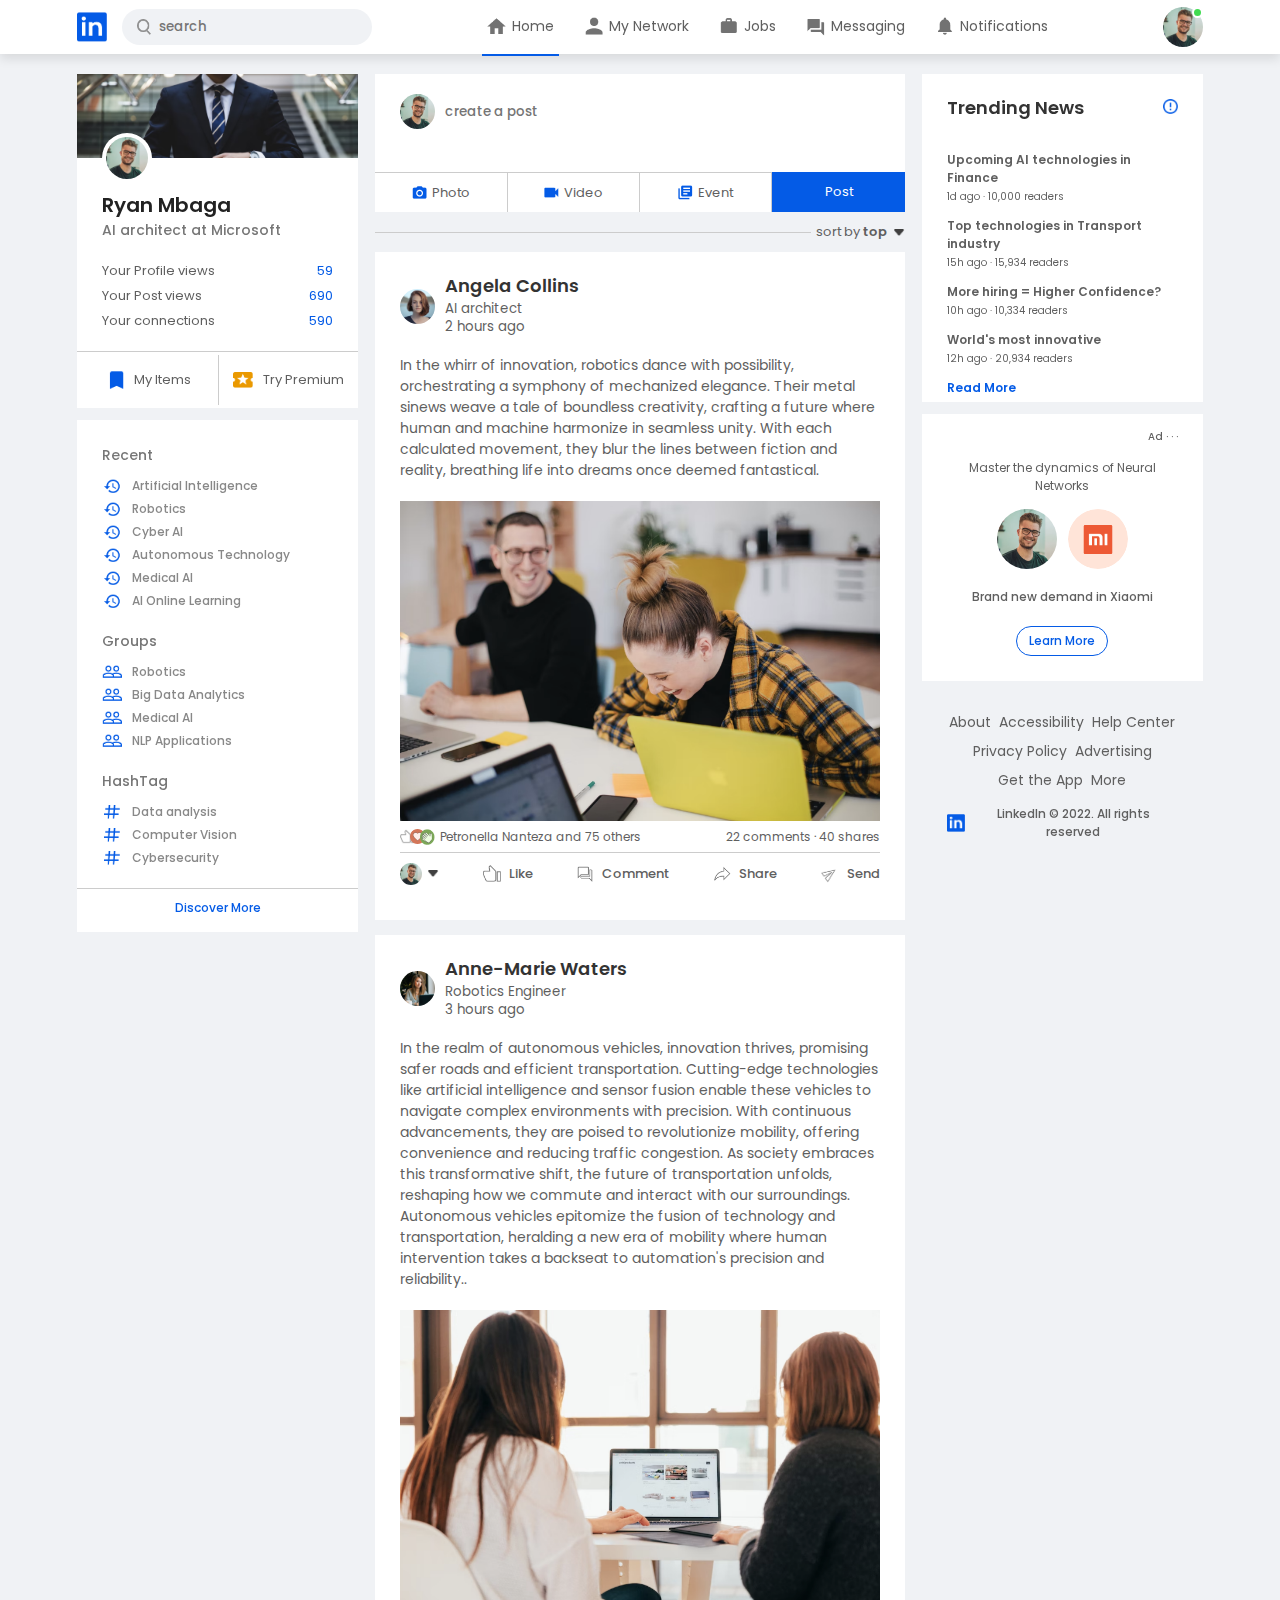
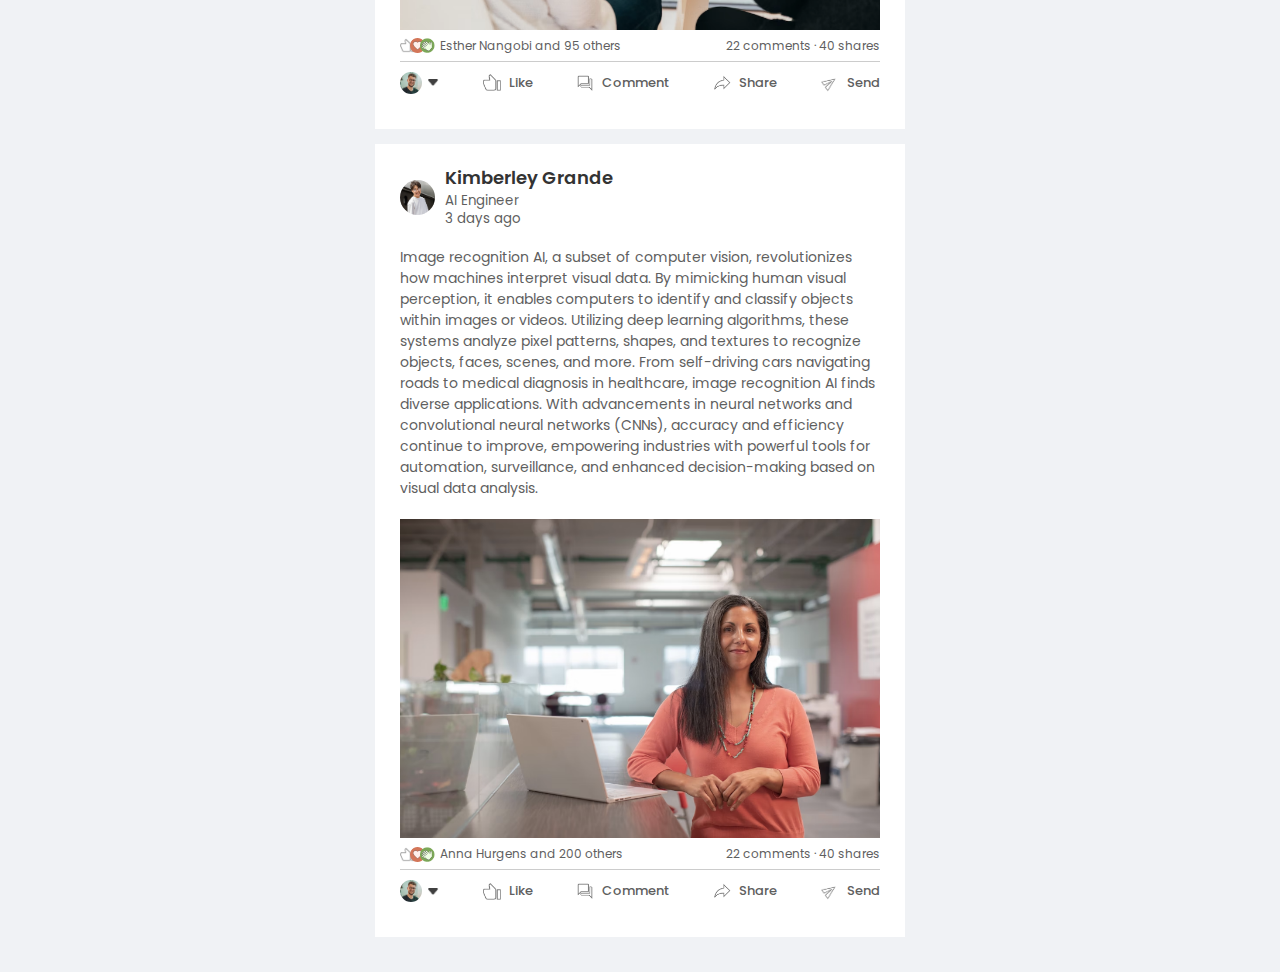
<file: index.html>
<!DOCTYPE html>
<html lang="en">
<head>
    <meta charset="UTF-8">
    <meta name="viewport" content="width=device-width, initial-scale=1.0">
    <title>LinkedIn</title>
    <link rel="icon" href="assets/logo.png" type="image">
    <link rel="stylesheet" href="./style.css">
</head>
<body>
    <nav class="navbar">
        <div class="navbar-left">
            <a href="index.html" class="logo"><img src="assets/logo.png" alt=""></a>

            <div class="search-box">
                <img src="./assets/search.png" alt="">
                <input type="text" placeholder="search">
            </div>
        </div>
        <div class="navbar-center">
            <ul>
                <li><a href="#" class="active-link"><img src="assets/home.png" alt=""><span>Home</span></a></li>
                <li><a href="#"><img src="assets/network.png" alt=""><span>My Network</span></a></li>
                <li><a href="#"><img src="assets/jobs.png" alt=""><span>Jobs</span></a></li>
                <li><a href="#"><img src="assets/message.png" alt=""><span>Messaging</span></a></li>
                <li><a href="#"><img src="assets/notification.png" alt=""><span>Notifications</span></a></li>
            </ul>
        </div>
        <div class="navbar-right">
            <div class="online">
                <img src="./assets/user-1.png" class="nav-profile-img" onclick="toggleMenu()">
            </div>
            
        </div>


        <!--profile-drop-down menu-->
        <div class="profile-menu-wrap" id="profile-menu">
            <div class="profile-menu">
                <div class="user-info">
                    <img src="./assets/user-1.png" alt="">
                    <div>
                        <h3>Ryan Magala</h3>
                        <a href="profile.html">See your profile</a>
                    </div>
                </div>
                <hr>
                <a href="#" class="profile-menu-link">
                    <img src="./assets/feedback.png" alt="">
                    <p>Give Feedback</p>
                    <span>></span>
                </a>

                <a href="#" class="profile-menu-link">
                    <img src="./assets/setting.png" alt="">
                    <p>Settings & Privacy</p>
                    <span>></span>
                </a>

                <a href="#" class="profile-menu-link">
                    <img src="./assets/help.png" alt="">
                    <p>Help & Support</p>
                    <span>></span>
                </a>

                <a href="#" class="profile-menu-link">
                    <img src="./assets/display.png" alt="">
                    <p>Display & Accessibility</p>
                    <span>></span>
                </a>

                <a href="#" class="profile-menu-link">
                    <img src="./assets/logout.png" alt="">
                    <p>Logout</p>
                    <span>></span>
                </a>
            </div>
        </div>


    </nav>
    

    <!--nav bar end-->


    <div class="container">

        <!--left-sidebar-->

        <div class="left-sidebar">
            <div class="sidebar-profile-box">
                <img src="./assets/cover-pic.png" width="100%">
                <div class="sidebar-profile-info">
                    <img src="./assets/user-1.png" alt="">
                    <h1>Ryan Mbaga</h1>
                    <h3>AI architect at Microsoft</h3>
                    <ul>
                        <li>Your Profile views <span>59</span></li>
                        <li>Your Post views <span>690</span></li>
                        <li>Your connections <span>590</span></li>
                    </ul>
                </div>

                <div class="sidebar-profile-link">
                    <a href="#"><img src="assets/items.png" alt="">My Items</a>
                    <a href="#"><img src="assets/premium.png" alt="">Try Premium</a>
                </div>
            </div>


            <div class="sidebar-activity" id="sidebarActivity">
                <h3>Recent</h3>
                <a href="#"><img src="./assets/recent.png" alt="">Artificial Intelligence</a>
                <a href="#"><img src="./assets/recent.png" alt="">Robotics</a>
                <a href="#"><img src="./assets/recent.png" alt="">Cyber AI</a>
                <a href="#"><img src="./assets/recent.png" alt="">Autonomous Technology</a>
                <a href="#"><img src="./assets/recent.png" alt="">Medical AI</a>
                <a href="#"><img src="./assets/recent.png" alt="">AI Online Learning</a>

                <h3>Groups</h3>
                <a href="#"><img src="assets/group.png" alt="">Robotics</a>
                <a href="#"><img src="assets/group.png" alt="">Big Data Analytics</a>
                <a href="#"><img src="assets/group.png" alt="">Medical AI</a>
                <a href="#"><img src="assets/group.png" alt="">NLP Applications</a>

                <h3>HashTag</h3>
                <a href="#"><img src="./assets/hashtag.png" alt="">Data analysis</a>
                <a href="#"><img src="./assets/hashtag.png" alt="">Computer Vision</a>
                <a href="#"><img src="./assets/hashtag.png" alt="">Cybersecurity</a>

                <div class="discover-more-link">
                    <a href="#">Discover More</a>
                </div>
            </div>

            <p id="show-more-link" onclick="toggleActivity()">Show more <b>+</b></p>
        </div>


        <!--main-content-->
        <div class="main-content">
            <div class="create-post">
                <div class="create-post-input">
                    <img src="./assets/user-1.png" alt="">
                    <textarea rows="3" placeholder="create a post"></textarea>
                </div>

                <div class="create-post-links">
                    <li><img src="./assets/photo.png" alt="">Photo</li>
                    <li><img src="./assets/video.png" alt="">Video</li>
                    <li><img src="./assets/event.png" alt="">Event</li>
                    <li>Post</li>
                </div>
            </div>

            <div class="sort-by">
                <hr>
                <p>sort by <span>top <img src="./assets/down-arrow.png" alt=""></span></p>
            </div>

            <div class="post">
                <div class="post-author">
                    <img src="assets/user-3.png" alt="">
                    <div>
                        <h1>Angela Collins </h1>
                        <small>AI architect</small>
                        <small>2 hours ago</small>
                    </div>
                </div>
                <p>In the whirr of innovation, robotics dance with possibility, 
                    orchestrating a symphony of mechanized elegance. Their metal sinews weave a tale of boundless creativity, crafting a future where human and machine 
                    harmonize in seamless unity. With each calculated movement, they blur the lines between fiction and reality, breathing
                     life into dreams once deemed fantastical.</p>

                <img src="./assets/post-image-1.png" width="100%">

                <div class="post-stats">
                    <div>
                        <img src="assets/thumbsup.png" alt="">
                        <img src="assets/love.png" alt="">
                        <img src="assets/clap.png" alt="">
                        <span class="liked-users">Petronella Nanteza and 75 others</span>
                    </div>

                    <div>
                        <span>22 comments &middot; 40 shares</span>
                    </div>
                </div>

                <div class="post-activity">
                    <div>
                        <img src="assets/user-1.png" class="post-activity-user-icon">
                        <img src="./assets/down-arrow.png" class="post-activity-arrow-icon">
                    </div>

                    <div class="post-activity-link">
                        <img src="./assets/like.png" alt="">
                        <span>Like</span>
                    </div>
                    <div class="post-activity-link">
                        <img src="./assets/comment.png" alt="">
                        <span>Comment</span>
                    </div>
                    <div class="post-activity-link">
                        <img src="./assets/share.png" alt="">
                        <span>Share</span>
                    </div>
                    <div class="post-activity-link">
                        <img src="./assets/send.png" alt="">
                        <span>Send</span>
                    </div>
                </div>
            </div>

            <div class="post">
                <div class="post-author">
                    <img src="assets/user-4.png" alt="">
                    <div>
                        <h1>Anne-Marie Waters </h1>
                        <small>Robotics Engineer</small>
                        <small>3 hours ago</small>
                    </div>
                </div>
                <p>In the realm of autonomous vehicles, innovation thrives, promising safer 
                    roads and efficient transportation. Cutting-edge technologies like artificial
                     intelligence and sensor fusion enable these vehicles to navigate complex environments with precision. With continuous advancements, they are poised to revolutionize mobility, offering convenience and reducing traffic congestion. As society embraces this transformative shift, the future of transportation unfolds, reshaping how we commute and interact with our surroundings. Autonomous vehicles epitomize the fusion of technology and transportation, heralding a new era of mobility where human intervention takes a 
                    backseat to automation's precision and reliability..</p>

                <img src="./assets/post-image-2.png" width="100%">

                <div class="post-stats">
                    <div>
                        <img src="assets/thumbsup.png" alt="">
                        <img src="assets/love.png" alt="">
                        <img src="assets/clap.png" alt="">
                        <span class="liked-users">Esther Nangobi and 95 others</span>
                    </div>

                    <div>
                        <span>22 comments &middot; 40 shares</span>
                    </div>
                </div>

                <div class="post-activity">
                    <div>
                        <img src="assets/user-1.png" class="post-activity-user-icon">
                        <img src="./assets/down-arrow.png" class="post-activity-arrow-icon">
                    </div>

                    <div class="post-activity-link">
                        <img src="./assets/like.png" alt="">
                        <span>Like</span>
                    </div>
                    <div class="post-activity-link">
                        <img src="./assets/comment.png" alt="">
                        <span>Comment</span>
                    </div>
                    <div class="post-activity-link">
                        <img src="./assets/share.png" alt="">
                        <span>Share</span>
                    </div>
                    <div class="post-activity-link">
                        <img src="./assets/send.png" alt="">
                        <span>Send</span>
                    </div>
                </div>
            </div>

            <div class="post">
                <div class="post-author">
                    <img src="assets/user-5.png" alt="">
                    <div>
                        <h1> Kimberley Grande </h1>
                        <small>AI Engineer</small>
                        <small>3 days ago</small>
                    </div>
                </div>
                <p>Image recognition AI, a subset of computer vision, revolutionizes how machines interpret visual data. 
                    By mimicking human visual perception, it enables computers to identify and classify objects within images or videos. Utilizing deep learning algorithms, 
                    these systems analyze pixel patterns, shapes, and textures to recognize objects, faces, scenes, and more. From self-driving cars navigating roads to medical 
                    diagnosis in healthcare, image recognition AI finds diverse applications. With advancements in neural networks and convolutional neural networks (CNNs), 
                    accuracy and efficiency continue to improve, 
                    empowering industries with powerful tools for automation, surveillance, and enhanced decision-making based on visual data analysis.</p>

                <img src="./assets/post-image-3.png" width="100%">

                <div class="post-stats">
                    <div>
                        <img src="assets/thumbsup.png" alt="">
                        <img src="assets/love.png" alt="">
                        <img src="assets/clap.png" alt="">
                        <span class="liked-users">Anna Hurgens and 200 others</span>
                    </div>

                    <div>
                        <span>22 comments &middot; 40 shares</span>
                    </div>
                </div>

                <div class="post-activity">
                    <div>
                        <img src="assets/user-1.png" class="post-activity-user-icon">
                        <img src="./assets/down-arrow.png" class="post-activity-arrow-icon">
                    </div>

                    <div class="post-activity-link">
                        <img src="./assets/like.png" alt="">
                        <span>Like</span>
                    </div>
                    <div class="post-activity-link">
                        <img src="./assets/comment.png" alt="">
                        <span>Comment</span>
                    </div>
                    <div class="post-activity-link">
                        <img src="./assets/share.png" alt="">
                        <span>Share</span>
                    </div>
                    <div class="post-activity-link">
                        <img src="./assets/send.png" alt="">
                        <span>Send</span>
                    </div>
                </div>
            </div>
        </div>


        <!--right-sidebar-->
        <div class="right-sidebar">
            <div class="sidebar-news">
                <img src="assets/more.png" class="info-icon">
                <h3>Trending News</h3>
                <a href="#">Upcoming AI technologies in Finance</a>
                <span>1d ago &middot; 10,000 readers</span>

                <a href="#">Top technologies in Transport industry</a>
                <span>15h ago &middot; 15,934 readers</span>

                <a href="#">More hiring = Higher Confidence?</a>
                <span>10h ago &middot; 10,334 readers</span>

                <a href="#">World's most innovative</a>
                <span>12h ago &middot; 20,934 readers</span>

                <a href="#" class="read-more-link">Read More</a>
            </div>

            <div class="sidebar-ad">
                <small>Ad &middot; &middot; &middot;</small>
                <p>Master the dynamics of Neural Networks</p>
                <div>
                    <img src="assets/user-1.png" alt="">
                    <img src="assets/mi-logo.png" alt="">
                </div>
                <b>Brand new demand in Xiaomi</b>
                <a href="#" class="ad-link">Learn More</a>
            </div>

            <div class="sidebar-useful-links">
                <a href="#">About</a>
                <a href="#">Accessibility</a>
                <a href="#">Help Center</a>
                <a href="#">Privacy Policy</a>
                <a href="#">Advertising</a>
                <a href="#">Get the App</a>
                <a href="#">More</a>

                <div class="copyright-msg">
                    <img src="./assets/logo.png" alt="">
                    <p>LinkedIn &#169; 2022. All rights reserved</p>
                </div>
            </div>
        </div>
    </div>


    <script src="./script.js"></script>
</body>
</html>
</file>
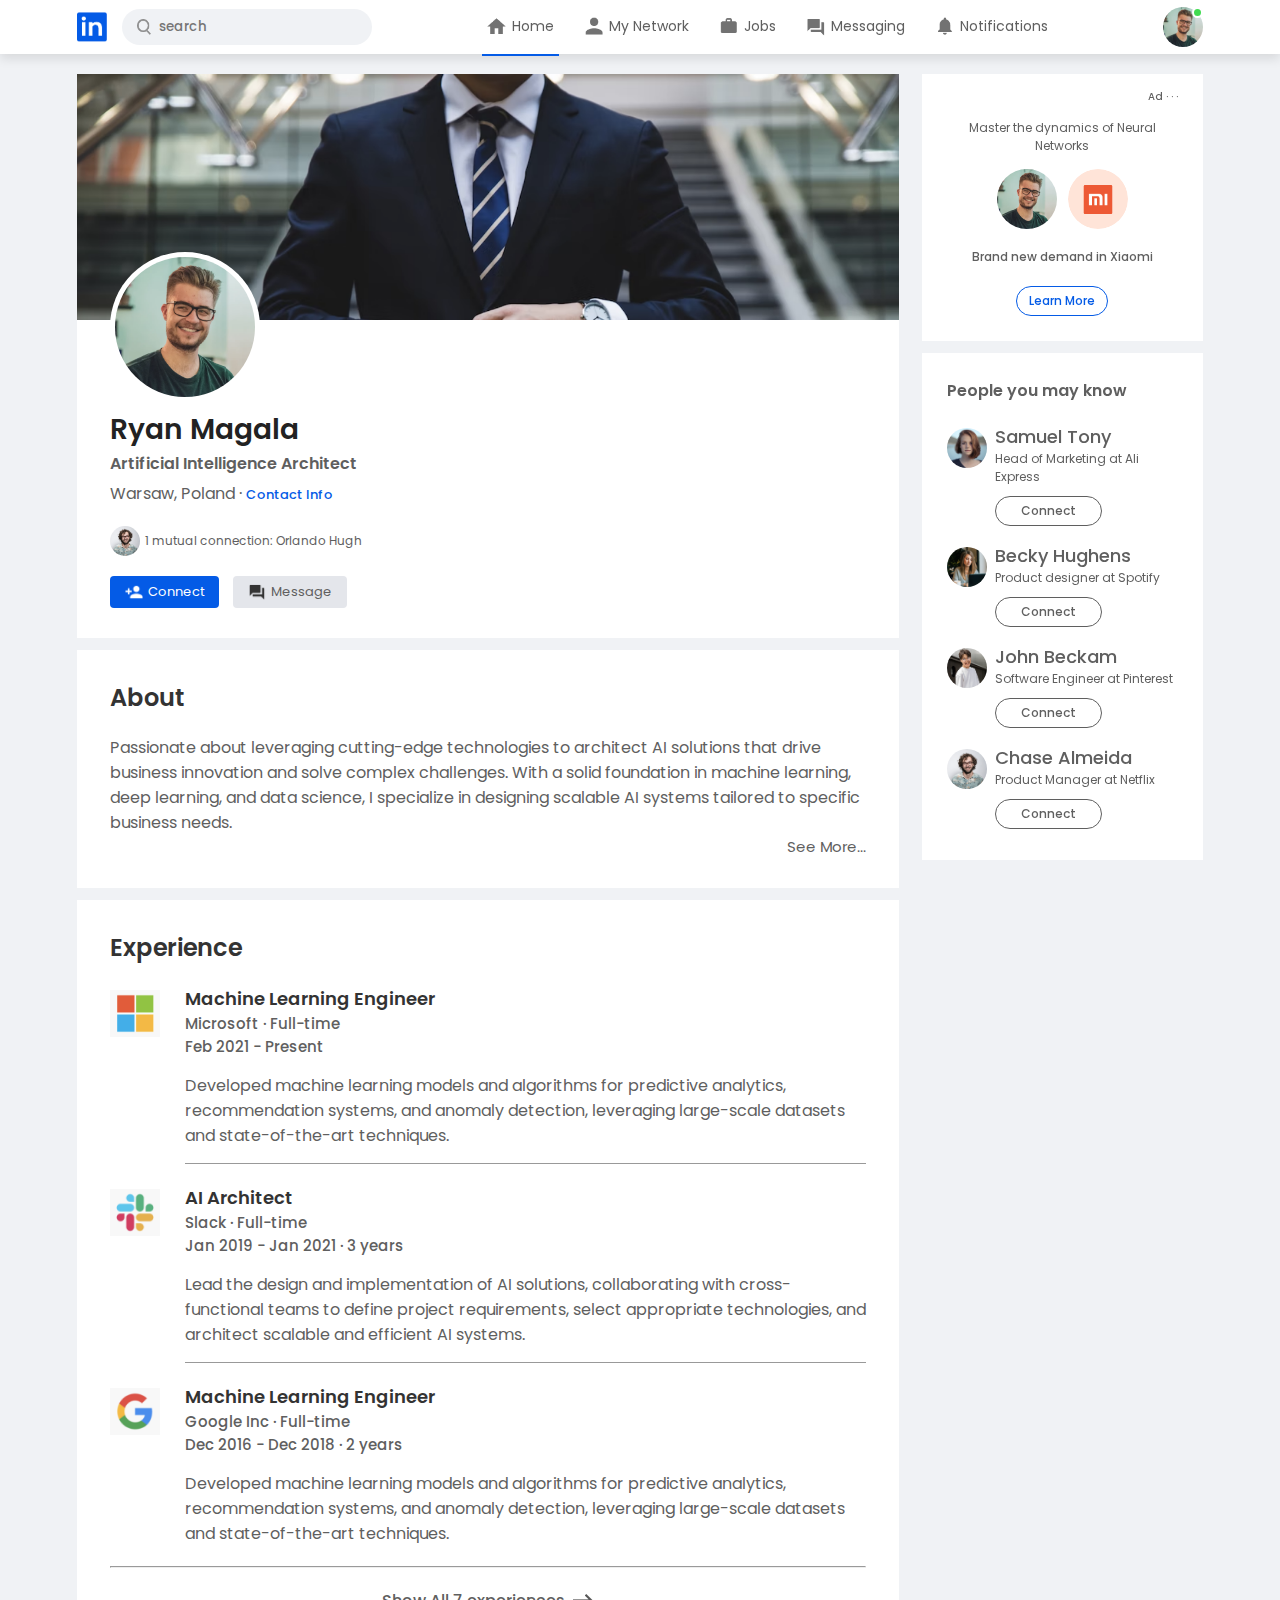
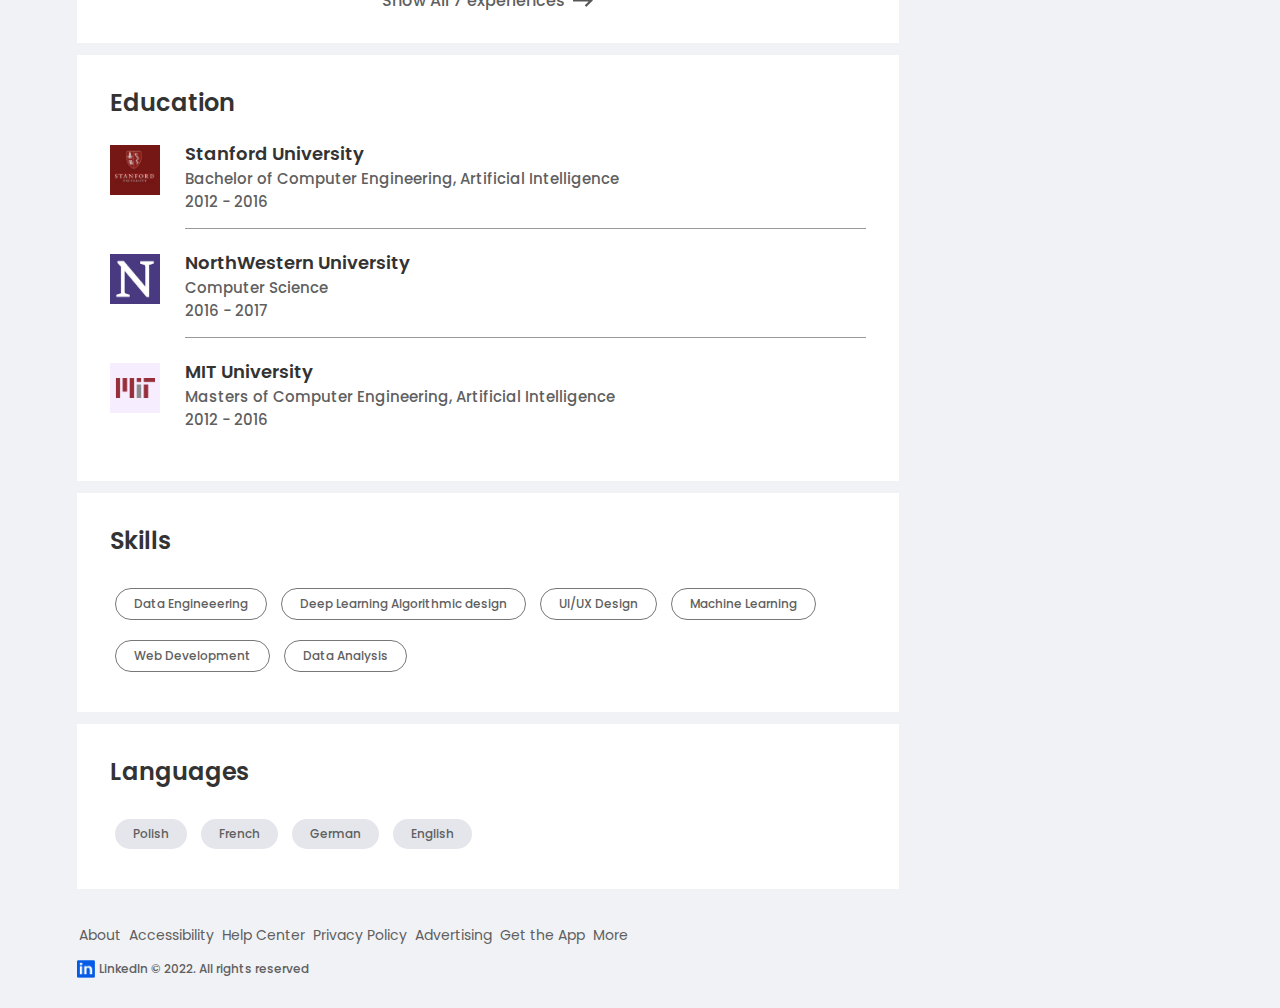
<file: profile.html>
<!DOCTYPE html>
<html lang="en">
<head>
    <meta charset="UTF-8">
    <meta name="viewport" content="width=device-width, initial-scale=1.0">
    <title>LinkedIn</title>
    <link rel="icon" href="./assets/logo.png" type="image">
    <link rel="stylesheet" href="./style.css">
</head>
<body>
    <nav class="navbar">
        <div class="navbar-left">
            <a href="index.html" class="logo"><img src="assets/logo.png" alt=""></a>

            <div class="search-box">
                <img src="./assets/search.png" alt="">
                <input type="text" placeholder="search">
            </div>
        </div>
        <div class="navbar-center">
            <ul>
                <li><a href="#" class="active-link"><img src="assets/home.png" alt=""><span>Home</span></a></li>
                <li><a href="#"><img src="assets/network.png" alt=""><span>My Network</span></a></li>
                <li><a href="#"><img src="assets/jobs.png" alt=""><span>Jobs</span></a></li>
                <li><a href="#"><img src="assets/message.png" alt=""><span>Messaging</span></a></li>
                <li><a href="#"><img src="assets/notification.png" alt=""><span>Notifications</span></a></li>
            </ul>
        </div>
        <div class="navbar-right">
            <div class="online">
                <img src="./assets/user-1.png" class="nav-profile-img" onclick="toggleMenu()">
            </div>
            
        </div>


        <!--profile-drop-down menu-->
        <div class="profile-menu-wrap" id="profile-menu">
            <div class="profile-menu">
                <div class="user-info">
                    <img src="./assets/user-1.png" alt="">
                    <div>
                        <h3>Ryan Magala</h3>
                        <a href="profile.html">See your profile</a>
                    </div>
                </div>
                <hr>
                <a href="#" class="profile-menu-link">
                    <img src="./assets/feedback.png" alt="">
                    <p>Give Feedback</p>
                    <span>></span>
                </a>

                <a href="#" class="profile-menu-link">
                    <img src="./assets/setting.png" alt="">
                    <p>Settings & Privacy</p>
                    <span>></span>
                </a>

                <a href="#" class="profile-menu-link">
                    <img src="./assets/help.png" alt="">
                    <p>Help & Support</p>
                    <span>></span>
                </a>

                <a href="#" class="profile-menu-link">
                    <img src="./assets/display.png" alt="">
                    <p>Display & Accessibility</p>
                    <span>></span>
                </a>

                <a href="#" class="profile-menu-link">
                    <img src="./assets/logout.png" alt="">
                    <p>Logout</p>
                    <span>></span>
                </a>
            </div>
        </div>


    </nav>
    

    <!--nav bar end-->


    <div class="container">
        <div class="profile-main">
            <div class="profile-container">
                <img src="assets/cover-pic.png" width="100%">
                <div class="profile-container-inner">
                    <img src="./assets/user-1.png" class="profile-pic">
                    <h1>Ryan Magala</h1>
                    <b>Artificial Intelligence Architect</b>
                    <p>Warsaw, Poland &middot; <a href="#">Contact Info</a></p>
                    <div class="mutual-connections">
                        <img src="./assets/user-2.png" alt="">
                        <span>1 mutual connection: Orlando Hugh</span>
                    </div>

                    <div class="profile-btn">
                        <a href="#" class="primary-btn"><img src="assets/connect.png" alt="">Connect</a>
                        <a href="#"><img src="assets/chat.png" alt="">Message</a>
                    </div>
                </div>

            </div>

            <div class="profile-description">
                <h2>About</h2>
                <p>Passionate about leveraging cutting-edge technologies to architect AI solutions that drive business innovation and solve complex challenges. With a solid foundation in machine learning, deep learning, and data science, I specialize in designing
                     scalable AI systems tailored to specific business needs.</p>
            
                <a href="#" class="see-more-link">See More...</a>
            </div>

            <div class="profile-description">
                <h2>Experience</h2>
                <div class="profile-desc-row">
                    <img src="assets/microsoft.png" alt="">
                    <div>
                        <h3>Machine Learning Engineer</h3>
                        <b>Microsoft &middot; Full-time</b>
                        <b>Feb 2021 - Present</b>
                        <p>Developed machine learning models and algorithms for predictive analytics, recommendation systems, and anomaly detection, leveraging large-scale datasets 
                            and state-of-the-art techniques.</p>
                        <hr>
                    </div>
                </div>

                <div class="profile-desc-row">
                    <img src="assets/slack.png" alt="">
                    <div>
                        <h3>AI Architect</h3>
                        <b>Slack &middot; Full-time</b>
                        <b>Jan 2019 - Jan 2021 &middot; 3 years</b>
                        <p>Lead the design and implementation of AI solutions, collaborating with cross-functional teams to define project requirements, 
                            select appropriate technologies, and architect scalable and efficient AI systems.</p>
                        <hr>
                    </div>
                </div>

                <div class="profile-desc-row">
                    <img src="assets/google.png" alt="">
                    <div>
                        <h3>Machine Learning Engineer</h3>
                        <b>Google Inc &middot; Full-time</b>
                        <b>Dec 2016 - Dec 2018 &middot; 2 years</b>
                        <p>Developed machine learning models and algorithms for predictive analytics, recommendation systems, and anomaly detection, leveraging large-scale datasets 
                            and state-of-the-art techniques.</p>
                        
                    </div>
                </div>

                <hr>
                <a href="#" class="experience-link">Show All 7 experiences <img src="assets/right-arrow.png" alt=""></a>
            </div>

            <div class="profile-description">
                <h2>Education</h2>
                <div class="profile-desc-row">
                    <img src="assets/stanford.png" alt="">
                
                    <div>
                    <h3>Stanford University</h3>
                    <b>Bachelor of Computer Engineering, Artificial Intelligence</b>
                    <b>2012 - 2016</b>
                    <hr>
                    </div>
                </div>

                <div class="profile-desc-row">
                    <img src="assets/north.png" alt="">
                
                    <div>
                    <h3>NorthWestern University</h3>
                    <b>Computer Science</b>
                    <b>2016 - 2017</b>
                    <hr>
                    </div>
                </div>

                <div class="profile-desc-row">
                    <img src="assets/mit.png" alt="">
                
                    <div>
                    <h3>MIT University</h3>
                    <b>Masters of Computer Engineering, Artificial Intelligence</b>
                    <b>2012 - 2016</b>
                   
                    </div>
                </div>

            </div>

            <div class="profile-description">
                <h2>Skills</h2>
                <a href="#" class="skills-btn">Data Engineeering</a>
                <a href="#" class="skills-btn">Deep Learning Algorithmic design</a>
                <a href="#" class="skills-btn">UI/UX Design</a>
                <a href="#" class="skills-btn">Machine Learning</a>
                <a href="#" class="skills-btn">Web Development</a>
                <a href="#" class="skills-btn">Data Analysis</a>
            </div>

            <div class="profile-description">
                <h2>Languages</h2>
                <a href="#" class="language-btn">Polish</a>
                <a href="#" class="language-btn">French</a>
                <a href="#" class="language-btn">German</a>
                <a href="#" class="language-btn">English</a>
            </div>
        </div>

        <!--profilesidebar-->
        <div class="profile-sidebar">
            
            <div class="sidebar-ad">
                <small>Ad &middot; &middot; &middot;</small>
                <p>Master the dynamics of Neural Networks</p>
                <div>
                    <img src="assets/user-1.png" alt="">
                    <img src="assets/mi-logo.png" alt="">
                </div>
                <b>Brand new demand in Xiaomi</b>
                <a href="#" class="ad-link">Learn More</a>
            </div>
            <div class="sidebar-people">
                <h3>People you may know</h3>
                <div class="sidebar-people-row">
                    <img src="./assets/user-3.png" alt="">
                    <div>
                        <h2>Samuel Tony</h2>
                        <p>Head of Marketing at Ali Express</p>
                        <a href="#">Connect</a>
                    </div>
                </div>

                <div class="sidebar-people-row">
                    <img src="./assets/user-4.png" alt="">
                    <div>
                        <h2>Becky Hughens</h2>
                        <p>Product designer at Spotify</p>
                        <a href="#">Connect</a>
                    </div>
                </div>

                <div class="sidebar-people-row">
                    <img src="./assets/user-5.png" alt="">
                    <div>
                        <h2>John Beckam</h2>
                        <p>Software Engineer at Pinterest</p>
                        <a href="#">Connect</a>
                    </div>
                </div>

                <div class="sidebar-people-row">
                    <img src="./assets/user-2.png" alt="">
                    <div>
                        <h2>Chase Almeida</h2>
                        <p>Product Manager at Netflix</p>
                        <a href="#">Connect</a>
                    </div>
                </div>
            </div>

        </div>
    </div>
    <div class="profile-footer">
        <div class="sidebar-useful-links">
            <a href="#">About</a>
            <a href="#">Accessibility</a>
            <a href="#">Help Center</a>
            <a href="#">Privacy Policy</a>
            <a href="#">Advertising</a>
            <a href="#">Get the App</a>
            <a href="#">More</a>

            <div class="copyright-msg">
                <img src="./assets/logo.png" alt="">
                <p>LinkedIn &#169; 2022. All rights reserved</p>
            </div>
        </div>
    </div>

    <script src="./script.js"></script>
</body>
</html>
</file>
<file: style.css>
@import url('https://fonts.googleapis.com/css2?family=Outfit:wght@100;200;300;400;500;600;700;800;900&family=Poppins:ital,wght@0,100;0,200;0,300;0,400;0,500;0,600;0,700;0,800;0,900;1,100;1,200;1,300;1,400;1,500;1,600;1,700;1,800;1,900&display=swap');

*{
    margin: 0;
    padding: 0;
    box-sizing: border-box;
    font-family: 'Poppins', sans-serif;
}

body{
    background-color: #f0f2f5;
    color: #5f5f5f;
}

a{
    text-decoration: none;
    color: #5f5f5f;
}

.navbar{
    display: flex;
    align-items: center;
    justify-content: space-between;
    background-color: #fff;
    padding: 6px 6%;
    top: 0;
    z-index: 100;
    position: sticky;
    box-shadow: 0 5px 10px rgba(0, 0, 0, 0.1);
}

.logo img{
    width: 30px;
    display: block;
    margin-right: 15px;
}

.navbar-center ul li{
    display: inline-block;
    list-style: none;
}

.navbar-center ul li a{
    display: flex;
    align-items: center;
    font-size: 14px;
    margin: 5px 8px;
    padding-right: 5px;
    position: relative;
}

.navbar-center ul li a img{
    width: 30px;
}

.navbar-center ul li a::after{
    content: '';
    width: 0;
    height: 2px;
    background: #045be6;
    position: absolute;
    bottom: -15px;
    transition: width 0.3s;
}

.navbar-center ul li a:hover::after,
.navbar-center ul li a.active-link::after
{
    width: 100%;
}

.nav-profile-img{
    width: 40px;
    border-radius: 50%;
    position: relative;
    cursor: pointer;
    display: block;
}

.online{
    position: relative;
}

.online::after{
    content: '';
    width: 7px;
    height: 7px;
    border: 2px solid #fff;
    border-radius: 50%;
    right: 0px;
    top: 0px;
    background: #41db51;
    position: absolute;
}

.search-box{
    background-color: #f0f2f5;
    width: 250px;
    border-radius: 20px;
    display: flex;
    align-items: center;
    padding: 0 15px;
}

.navbar-left{
    display: flex;
    align-items: center;
}

.search-box img{
    width: 14px;
}

.search-box input{
    width: 100%;
    border: 0;
    background-color: transparent;
    padding: 8px;
}

/* navbar end */


/*middle sections*/

.container{
    display: flex;
    flex-wrap: wrap;
    padding: 20px 6%;
    justify-content: space-between;
}

/*left sidebar*/

.left-sidebar{
    flex-basis: 25%;
    align-self: flex-start;
    position: sticky;
    top: 73px;
}

.sidebar-profile-box{
    background-color: #fff;

}
.sidebar-profile-info{
    padding: 0 25px;
}

.sidebar-profile-info img{
    width: 50px;
    border-radius: 50%;
    background: #fff;
    padding: 4px;
    margin-top: -45px;
}

.sidebar-profile-info h1{
    font-size: 20px;
    font-weight: 600;
    color: #222;
}

.sidebar-profile-info h3{
    font-size: 14px;
    font-weight: 500;
    color: #777;
}

.sidebar-profile-info ul{
    list-style: none;
    margin: 20px 0;
}

.sidebar-profile-info ul li{
    width: 100%;
    margin: 5px 0;
    font-size: 13px;
}

.sidebar-profile-info ul li span{
    float: right;
    color: #045be6;
}

.sidebar-profile-link{
    display: flex;
    align-items: center;
    border-top: 1px solid #ccc;
}

.sidebar-profile-link a{
    flex-basis: 50%;
    display: flex;
    align-items: center;
    justify-content: center;
    font-size: 13px;
    border-left: 1px solid #ccc;
    padding: 15px 0;
}

.sidebar-activity{
    background-color: #fff;
    padding: 5px 25px;
    margin: 12px 0;
}

.sidebar-activity h3{
    color: #777;
    font-size: 14px;
    font-weight: 500;
    margin: 20px 0 10px;
}

.sidebar-activity a{
    display: flex;
    align-items: center;
    font-size: 12px;
    font-weight: 500;
    color: #888;
    margin: 3px 0;
}

.sidebar-activity a img{
    width: 20px;
    margin-right: 10px;
}

.discover-more-link{
    border-top: 1px solid #ccc;
    text-align: center;
    margin-top: 20px;
    margin-left: -25px;
    margin-right: -25px;
}

.discover-more-link a{
    color: #045be6;
    margin: 10px 0;
    display: inline-block;
}

.sidebar-profile-link a:first-child{
    border-left: 0;
}

.sidebar-profile-link a img{
    width: 20px;
    margin-right: 10px;
}


/*right sizebar*/
.right-sidebar{
    flex-basis: 25%;
    align-self: flex-start;
    position: sticky;
    top: 73px;
}


.sidebar-news{
    background-color: #fff;
    padding: 10px 25px;
}

.info-icon{
    width: 15px;
    float: right;
    margin-top: 15px;
}

.sidebar-news h3{
    font-size: 18px;
    font-weight: 600;
    color: #333;
    margin: 10px 0 30px;
}

.sidebar-news a{
    display: block;
    font-size: 12px;
    font-weight: 600;
    margin-top: 10px;
    margin-bottom: -5px;
}

.sidebar-news span{
    font-size: 10px;
}

.read-more-link{
    color: #045be6;
    font-weight: 500;
    margin: 20px 0 10px;
}

.sidebar-ad{
    background-color: #fff;
    padding: 15px 25px;
    text-align: center;
    margin: 12px 0;
    font-size: 12px;
}

.sidebar-ad img{
    width: 60px;
    border-radius: 50%;
    margin: 4px;
}

.sidebar-ad small{
    float: right;
    font-weight: 500;
}

.sidebar-ad p{
    margin-top: 30px;
    margin-bottom: 10px;
}

.sidebar-ad b{
    display: block;
    font-weight: 500;
    margin-top: 10px;
}

.ad-link{
    display: inline-block;
    border: 1px solid #045be6;
    border-radius: 30px;
    padding: 5px 12px;
    color: #045be6;
    margin: 20px auto 10px;
    font-weight: 500;
}


.sidebar-useful-links{
    padding: 15px 25px;
    text-align: center;
}

.sidebar-useful-links a{
    display: inline-block;
    font-size: 14px;
    margin: 4px 2px;

}

.copyright-msg{
    display: flex;
    align-items: center;
    justify-content: center;
    font-size: 12px;
    margin-top: 10px;
    font-weight: 500;
}

.copyright-msg img{
    width: 18px;
    margin-right: 4px;
}



/*middle-section-main-content*/
.main-content{
    flex-basis: 47%;
}

.create-post{
    background-color: #fff;
}

.create-post-input{
    padding: 20px 25px 10px;
    display: flex;
    align-items: flex-start;
}

.create-post-input img{
    width: 35px;
    border-radius: 50%;
    margin-right: 10px;
}

.create-post-input textarea{
    width: 100%;
    border: 0;
    outline: 0;
    resize: none;
    background-color: transparent;
    margin-top: 8px;
}

::placeholder{
    font-weight: 500;
}

.create-post-links{
    display: flex;
    align-items: flex-start;
}

.create-post-links li{
    list-style: none;
    border-top: 1px solid #ccc;
    border-right: 1px solid #ccc;
    flex-basis: 25%;
    height: 40px;
    font-size: 13px;
    display: flex;
    align-items: center;
    justify-content: center;
    cursor: pointer;
}

.create-post-links li img{
    width: 15px;
    margin-right: 5px;
}

.create-post-links li:last-child{
    background-color: #045be6;
    color: #fff;
    border-top: 0;
    border-right: 0;
}

.sort-by{
    display: flex;
    align-items: center;
    margin: 10px 0;
}

.sort-by hr{
    flex: 1;
    border: 0;
    height: 1px;
    background-color: #ccc;
}

.sort-by p{
    font-size: 13px;
    padding-left: 5px;
}

.sort-by p span{
    font-weight: 600;
    cursor: pointer;
}

.sort-by p span img{
    width: 12px;
    margin-left: 3px;
}

.post{
    background-color: #fff;
    padding: 20px 25px 25px;
    margin: 5px 0 15px;
}

.post-author{
    display: flex;
    align-items: center;
    margin-bottom: 20px;
}

.post-author img{
    width: 35px;
    border-radius: 50%;
    margin-right: 10px;
    margin-top: 5px;
}

.post-author h1{
    font-size: 18px;
    font-weight: 600;
    color: #333;

}

.post-author small{
    display: block;
    margin-bottom: -2px;
}

.post p{
    font-size: 14px;
    margin-bottom: 20px;
}

.post-stats{
    display: flex;
    flex-wrap: wrap;
    align-items: center;
    justify-content: space-between;
    font-size: 12px;
    border-bottom: 1px solid #ccc;
    padding-bottom: 6px;
}

.post-stats div{
    display: flex;
    align-items: center;
}

.post-stats img{
    width: 15px;
    margin-right: -5px;
}

.liked-users{
    margin-left: 10px;
}

.post-activity{
    display: flex;
    align-items: center;
    justify-content: space-between;
    padding: 10px 0;
    font-size: 14px;
    font-weight: 500;
}

.post-activity div{
    display: flex;
    align-items: center;
}

.post-activity-user-icon{
    width: 22px;
    border-radius: 50%;
}

.post-activity-arrow-icon{
    width: 12px;
    margin-left: 5px;
}

.post-activity-link img{
    width: 18px;
    margin-right: 8px;
}

.post-activity-link span{
    font-size: 13px;
}


/*-----profile drop-down menu----*/

.profile-menu-wrap{
    position: absolute;
    top: 100%;
    right: 5%;
    width: 320px;
    max-height: 0;
    overflow: hidden;
    transition: max-height 0.5s;
}

.profile-menu-wrap.open-menu{
    max-height: 400px;

}

.profile-menu{
    margin: 10px;
    background-color: #222;
    color: #fff;
    padding: 20px;
}

.user-info{
    display: flex;
    align-items: center;
}

.user-info img{
    width: 50px;
    border-radius: 50%;
    margin-right: 15px;
}

.user-info h3{
    font-weight: 500;
    margin-bottom: -7px;
}

.user-info a{
    color: #c9dbf8;
    font-size: 13px;
}

.profile-menu hr{
    border: 0;
    height: 1px;
    width: 100%;
    background-color: #fff;
    margin: 15px 0 10px;
}

.profile-menu-link{
   display: flex;
   align-items: center;
   color: #fff; 
   margin: 12px 0;
   font-size: 14px;
}

.profile-menu-link p{
    width: 100%;
}

.profile-menu-link img{
    width: 35px;
    border-radius: 50%;
    margin-right: 15px;
}


/*--------------profile-page----------*/

.profile-main{
    flex-basis: 73%;
}

.profile-sidebar{
    flex-basis: 25%;
    align-self: flex-start;
    position: sticky;
    top: 73px;
}

.profile-container{
    background: #fff;
}

.profile-container-inner{
    padding: 0 4% 10px;
}

.profile-pic{
    width: 150px;
    border-radius: 50%;
    margin-top: -75px;
    padding: 5px;
    background: #fff;
}

.profile-container h1{
    font-size: 28px;
    font-weight: 600;
    color: #222;
}

.profile-container b{
    font-weight: 600;

}

.profile-container p{
    margin-top: 5px;
}

.profile-container p a{
    color: #045be6;
    font-weight: 500;
    font-size: 13px;

}

.mutual-connections{
    display: flex;
    align-items: center;
    margin: 20px 0;

}

.mutual-connections img{
    border-radius: 50%;
    margin-right: 5px;
    width: 30px;
}

.mutual-connections span{
    font-size: 12px;
}

.profile-btn{
    margin: 20px 0;
}

.profile-btn a{
    display: inline-flex;
    align-items: center;
    background-color: #e4e6eb;
    padding: 6px 15px;
    border-radius: 4px;
    margin-right: 10px;
    font-size: 13px;
}

.profile-btn a img{
    width: 18px;
    margin-right: 5px;
}

.profile-btn .primary-btn{
    background-color: #045be6;
    color: #fff;
}

.profile-description{
    background-color: #fff;
    padding: 20px 4% 30px;
    margin: 12px 0;
}

.profile-description h2{
    color: #333;
    margin: 10px 0 20px;
    font-weight: 600;
}


.see-more-link{
    display: block;
    text-align: right;
    font-size: 15px;
}

.profile-desc-row{
    display: flex;
    align-items: flex-start;
    margin: 20px 0;
}

.profile-desc-row img{
    width: 50px;
    margin-right: 25px;
    margin-top: 5px;
}

.profile-desc-row div{
    width: 100%;
}

.profile-desc-row h3{
    font-size: 18px;
    font-weight: 600;
    color: #333;
}

.profile-desc-row b{
    font-size: 15px;
    font-weight: 500;
    display: block;
}

.profile-desc-row p{
    margin-top: 15px;
}

.profile-desc-row hr{
    border: 0;
    border-bottom: 0.5px solid #999;
    margin-top: 15px;
}

.experience-link{
    display: flex;
    align-items: center;
    justify-content: center;
    padding-top: 20px;
    font-weight: 500;
}

.experience-link img{
    width: 20px;
    margin-left: 8px;
}

.skills-btn{
    display: inline-block;
    margin: 10px 5px;
    padding: 6px 18px;
    border: 1px solid #777;
    border-radius: 30px;
    font-size: 12px;
    font-weight: 500;
}

.language-btn{
    display: inline-block;
    margin: 10px 5px;
    padding: 6px 18px;
    background-color: #e4e6eb;
    font-size: 12px;
    font-weight: 500;
    border-radius: 20px;
}


/*------profile-rightsidebar------*/
.profile-sidebar .sidebar-ad{
    margin: 0;
}

.sidebar-people{
    background-color: #fff;
    padding: 15px 25px;
    margin: 12px 0;
    font-size: 12px;
}

.sidebar-people h3{
    font-size: 16px;
    font-weight: 600;
    margin: 10px 0 20px;
}

.sidebar-people-row{
    display: flex;
    align-items: flex-start;
    margin: 6px 0;
}

.sidebar-people-row img{
    width: 40px;
    border-radius: 50%;
    margin-right: 8px;
    margin-top: 5px;
}

.sidebar-people-row h2{
    font-weight: 500;
    font-size: 18px;
}

.sidebar-people-row a{
    display: inline-block;
    margin: 10px 0;
    padding: 5px 25px;
    border: 1px solid #5f5f5f;
    font-weight: 500;
    border-radius: 30px;
}

.profile-footer{
    padding: 0 6% 30px;
}

.profile-footer .sidebar-useful-links{
    text-align: left;
    padding: 0;
}

.profile-footer .copyright-msg{
    justify-content: flex-start;
}

#show-more-link{
    display: none;
}

/*--------media query for small screens------*/

@media only screen and (max-width: 600px){
    .search-box{
        background-color: transparent;
        width: auto;
        padding: 0;
    }

    .search-box input{
        width: 0;
        padding: 0;
    }

    .navbar-center ul li a span{
        display: none;
    }

    .navbar-center ul li a{
        padding-right: 0;
        margin: 5px;
    }

    .nav-profile-img{
        width: 30px;
    }

    .container{
        padding: 15px 3%;
    }

    .left-sidebar, .right-sidebar{
        flex-basis: 100%;
        position: relative;
        top: unset;
    }

    .main-content{
        flex-basis: 100%;
    }

    .post-stats div{
        margin: 2px 0;
    }

    .post-activity-link span{
        display: none;
    }

    .post-activity-link img{
        margin-right: 0;
    }

    .profile-main, .profile-sidebar{
        flex-basis: 100%;
    }

    .profile-container{
        font-size: 14px;
    }

    .profile-pic{
        width: 100px;
        margin-top: -50px;
    }

    .profile-description{
        font-size: 14px;
    }

    #show-more-link{
        display: block;
        width: fit-content;
        margin: 10px auto;
        font-size: 14px;
        cursor: pointer;
    }

    .sidebar-activity{
        display: none;
    }

    .sidebar-activity.open-activity{
        display: block;
    }
}
</file>
